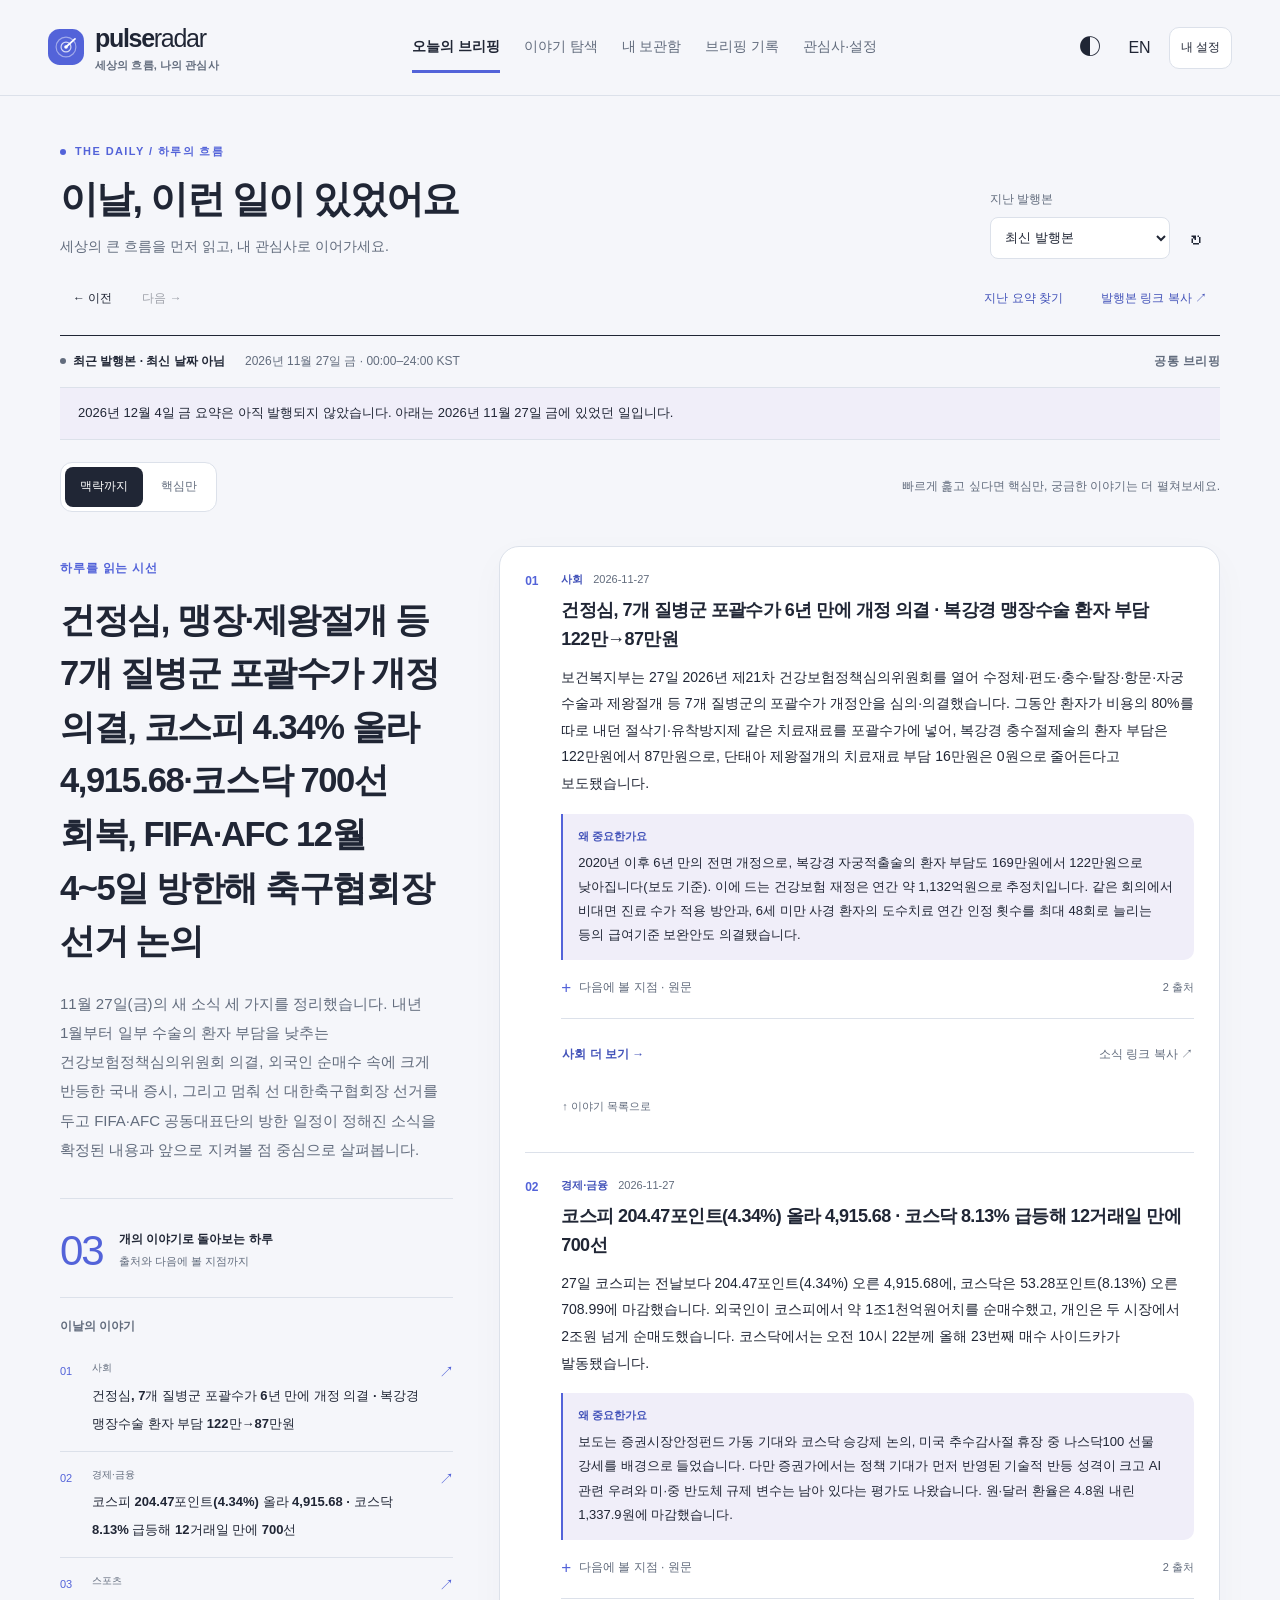
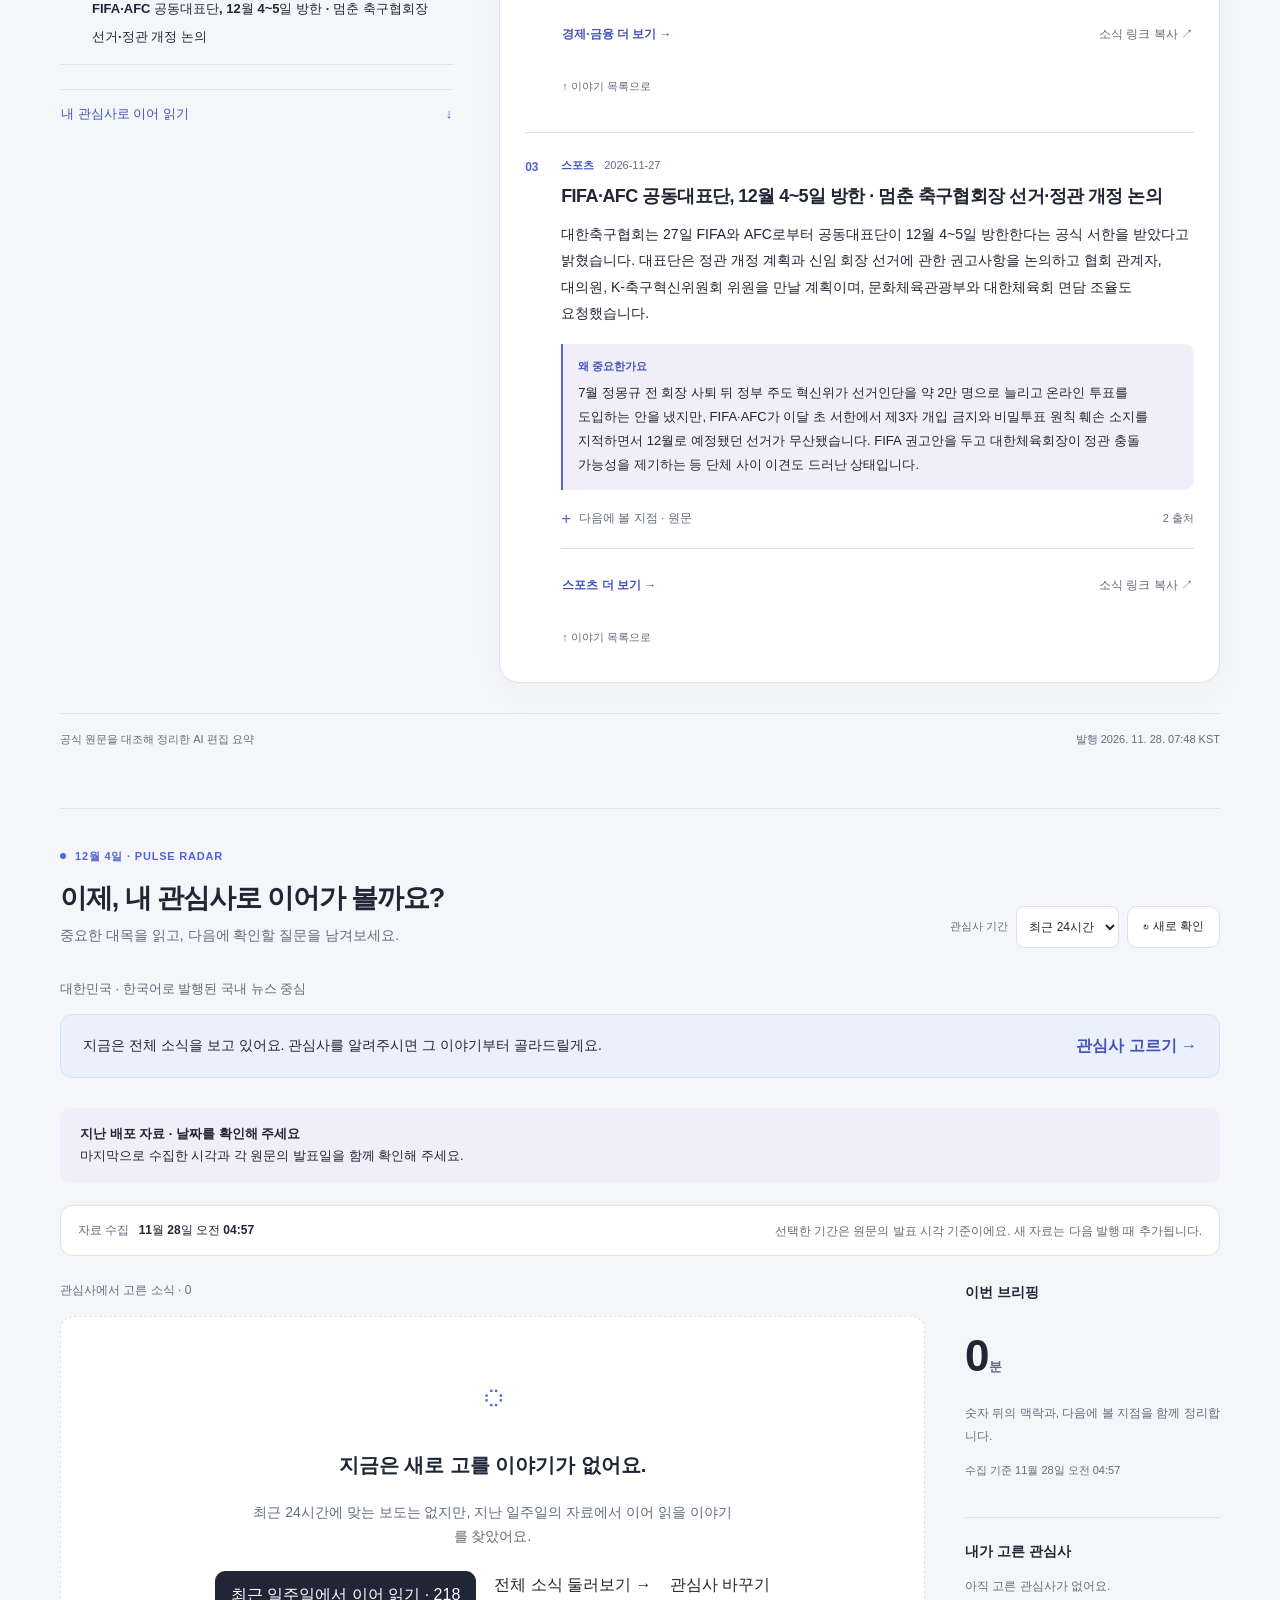
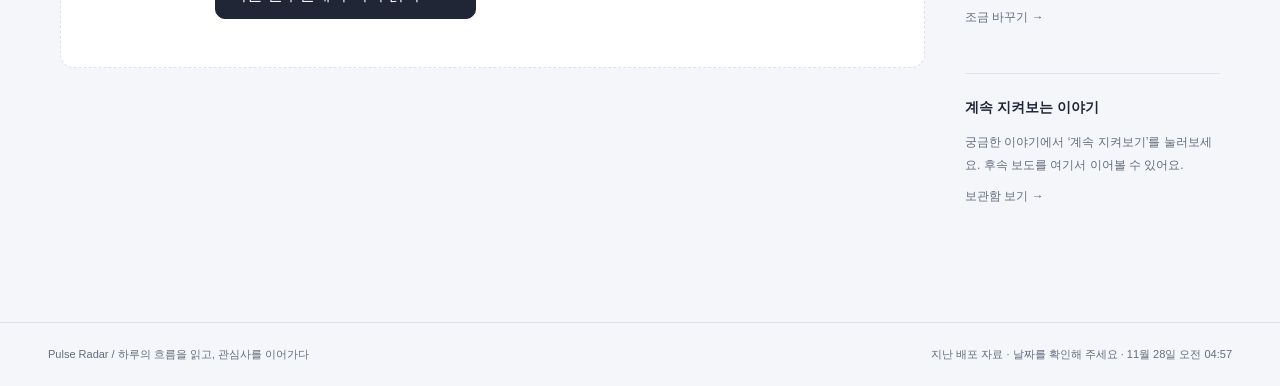
<file: index.html>
<!doctype html><html lang="ko"><head><meta name="pulse-mode" content="public"><meta name="referrer" content="no-referrer"><meta http-equiv="Content-Security-Policy" content="default-src 'self'; script-src 'self'; style-src 'self' 'unsafe-inline'; img-src 'self' data:; connect-src 'self' https://openrouter.ai; object-src 'none'; base-uri 'self'; form-action 'self'"><meta charset="utf-8"><meta name="viewport" content="width=device-width,initial-scale=1"><title>Pulse Radar — 하루의 흐름, 나의 관심사</title><meta name="description" content="지난 하루의 중요한 일부터 내 관심사의 다음 이야기까지. 출처와 맥락을 함께 읽는 브리핑."><meta name="theme-color" content="#f5f6fa"><link rel="icon" href="./web/mark.svg" type="image/svg+xml"><link rel="stylesheet" href="./web/styles.css"><link rel="stylesheet" href="./web/home-radar.css"><link rel="stylesheet" href="./web/personal-ai.css"><link rel="manifest" href="./web/manifest.webmanifest"><link rel="apple-touch-icon" href="./web/icon-180.png"><meta name="apple-mobile-web-app-capable" content="yes"><meta name="mobile-web-app-capable" content="yes"><meta name="apple-mobile-web-app-title" content="Pulse Radar"><script type="module" src="./web/pwa.mjs"></script></head><body>
<a class="skip" href="#main">본문으로 이동</a><header class="site-header"><a class="wordmark" href="#today" aria-label="Pulse Radar 홈"><svg class="brand-mark" width="36" height="36" viewBox="0 0 40 40" aria-hidden="true"><rect width="40" height="40" rx="13" fill="currentColor"/><circle cx="20" cy="20" r="11" fill="none" stroke="var(--paper)" stroke-width="1.3" opacity=".45"/><circle cx="20" cy="20" r="5.5" fill="none" stroke="var(--paper)" stroke-width="1.3" opacity=".75"/><path d="M20 20 30 11" stroke="var(--paper)" stroke-width="2" stroke-linecap="round"/><circle cx="20" cy="20" r="2" fill="var(--paper)"/></svg><span>pulse<span class="wordmark-light">radar</span><span class="edition">내 관심사의 다음 이야기</span></span></a><nav id="navigation" aria-label="주요 메뉴"></nav><div class="header-actions"><button class="quiet icon-button" id="theme" aria-label="화면 테마 변경">◐</button><button class="quiet" id="language" aria-label="Change language">EN</button><button id="account" class="account-button">내 계정</button></div></header>
<main id="main" tabindex="-1"><div class="loading"><span class="loading-dot"></span><p>오늘의 이야기를 불러오고 있어요.</p></div></main><footer class="site-footer"><span>Pulse Radar / <span id="footer-copy">좋은 질문을 남기는 브리핑</span></span><span id="footer-status"></span></footer><dialog id="dialog" aria-label="상세 내용"><button class="dialog-close quiet" aria-label="닫기">×</button><div id="dialog-body"></div></dialog><div id="toast" role="status" aria-live="polite"></div><script type="module" src="./web/app.mjs"></script></body></html>
</file>
<file: web/styles.css>
:root{--bg:#f5f6fa;--paper:#ffffff;--ink:#202635;--muted:#626c7d;--line:#dce1ea;--accent:#5363d9;--tint:#f0eef9;--surface-alt:#eaf0fc;--accent-strong:#4353b9;--shadow:0 12px 36px #29355808;color-scheme:light}
*{box-sizing:border-box}
body{margin:0;background:var(--bg);color:var(--ink);font-family:"Pretendard Variable","Pretendard","Noto Sans KR",-apple-system,BlinkMacSystemFont,"Segoe UI","Malgun Gothic",sans-serif;font-size:16px;line-height:1.75;-webkit-font-smoothing:antialiased}
body.dark{--bg:#11141b;--paper:#191e29;--ink:#f1f3f9;--muted:#a7b0c2;--line:#323b4d;--accent:#a8b4ff;--tint:#29283d;--surface-alt:#242d44;--accent-strong:#b4beff;--shadow:0 12px 36px #00000014;color-scheme:dark}
button,input,select,textarea{font:inherit}
button,a,input,select,textarea{touch-action:manipulation}
a{color:inherit;text-decoration:none}
a:hover{text-decoration:underline;text-underline-offset:4px}
button{cursor:pointer;border:1px solid var(--line);background:var(--paper);color:var(--ink);border-radius:10px;padding:9px 15px;min-height:42px}
button:disabled{cursor:wait;opacity:.55}
button:hover{border-color:var(--accent)}
:focus-visible{outline:3px solid var(--accent);outline-offset:4px}
button.active,button[aria-pressed=true]{background:var(--surface-alt);color:var(--accent-strong);border-color:var(--accent-strong)}
.primary{background:var(--ink);border-color:var(--ink);color:var(--paper)}
.quiet{background:transparent;border-color:transparent}
.muted,.fine{color:var(--muted)}
.fine{font-size:13px}
.skip{position:fixed;top:-100px;left:20px;background:var(--paper);padding:15px;z-index:40}
.skip:focus{top:10px}
.site-header{max-width:1440px;margin:auto;min-height:96px;padding:20px 48px;display:flex;align-items:center;gap:38px;border-bottom:1px solid var(--line)}
.wordmark{display:flex;align-items:center;gap:11px;font-size:25px;font-weight:750;letter-spacing:-1.3px;line-height:1.15;white-space:nowrap}
.wordmark:hover{text-decoration:none}
.wordmark-light{font-weight:350}
.edition{display:block;font-size:11px;letter-spacing:.1px;color:var(--muted);margin-top:6px}
.site-header nav{display:flex;gap:24px;flex:1;justify-content:center;white-space:nowrap}
.site-header nav a{font-size:14px;color:var(--muted);padding:12px 0;border-bottom:3px solid transparent}
.site-header nav a[aria-current=page]{color:var(--ink);font-weight:700;border-color:var(--accent)}
.header-actions{display:flex;align-items:center;gap:2px}
.account-button{font-size:12px;padding:8px 11px}
.icon-button{font-size:22px;padding:3px 8px}
main{max-width:1240px;margin:auto;padding:42px 40px 70px;min-height:calc(100vh - 210px)}
.eyebrow{display:flex;align-items:center;gap:9px;font-size:12px;color:var(--accent);font-weight:600;letter-spacing:.6px}
.eyebrow:before{content:'';width:6px;height:6px;background:var(--accent);border-radius:100%}
.page-heading{display:flex;justify-content:space-between;gap:20px;align-items:flex-end;margin-bottom:30px}
.page-heading h1,.page-heading h2{font-size:30px;letter-spacing:-1.6px;line-height:1.5;margin:12px 0 5px;font-weight:650}
.page-heading p{color:var(--muted);margin:0;font-size:14px}
.tools{display:flex;gap:8px;align-items:center}
.date-label{font-size:12px;color:var(--muted);white-space:nowrap}
.onboarding{display:flex;align-items:center;justify-content:space-between;gap:20px;border:1px solid var(--line);border-radius:12px;background:var(--surface-alt);padding:17px 22px;margin-bottom:30px}
.onboarding p{margin:0;font-size:14px}
.onboarding a{color:var(--accent-strong);white-space:nowrap;font-weight:650}
.brief-layout{display:grid;grid-template-columns:minmax(0,1fr) 255px;gap:40px}
.story-list,.stack{display:grid;gap:22px}
.story{background:var(--paper);border:1px solid var(--line);border-radius:18px;padding:26px 30px;box-shadow:var(--shadow)}
.story.featured{border-top:3px solid var(--accent)}
.story.featured h2{font-size:27px;line-height:1.6;letter-spacing:-1.1px}
.story h2{font-size:21px;line-height:1.65;letter-spacing:-.8px;margin:12px 0}
.story-title{border:0;padding:0;border-radius:1px;background:transparent;text-align:left;line-height:inherit;font-size:inherit;font-weight:inherit;letter-spacing:inherit}
.story-title:hover{color:var(--accent)}
.story-meta{display:flex;flex-wrap:wrap;gap:9px;align-items:center;color:var(--muted);font-size:12px}
.category-label{color:var(--accent);font-weight:700}
.tag{background:var(--surface-alt);color:var(--accent-strong);border-radius:4px;padding:1px 7px;font-size:11px}
.story p{margin:12px 0;font-size:14px;line-height:1.9;overflow-wrap:anywhere}
.story .summary{font-size:16px;line-height:1.95}
.story .reason{font-size:12px;color:var(--muted);margin-top:16px}
.editor-note{border-left:2px solid var(--accent);padding:1px 0 1px 16px;margin:20px 0}
.editor-note strong{color:var(--accent);font-size:12px}
.editor-note p{margin:5px 0;font-size:14px}
.story-actions{display:flex;gap:5px;flex-wrap:wrap;padding-top:18px;margin-top:19px;border-top:1px solid var(--line)}
.story-actions button{font-size:12px;border-color:transparent;background:transparent;padding:5px 8px}
.story-actions button[aria-pressed=true]{background:var(--surface-alt);color:var(--accent-strong)}
.story-actions .push{margin-left:auto;color:var(--accent)}
.read-mark{font-size:11px;color:var(--accent-strong)}
.section-label{font-size:12px;color:var(--muted);font-weight:500;margin:0 0 15px}
.aside-section{border-top:1px solid var(--line);padding:21px 0;margin-bottom:15px}
.aside-section:first-child{border-top:0;padding-top:0}
.aside-section h2{font-size:14px;margin:0 0 12px}
.aside-section p{font-size:12px;color:var(--muted);line-height:1.9;margin:8px 0}
.large-number{font-family:inherit;font-weight:600;letter-spacing:-2px;font-size:44px;color:var(--ink)}
.interest-pill{display:inline-block;padding:3px 9px;border:1px solid var(--line);font-size:12px;border-radius:15px;margin:0 4px 6px 0}
.watch-item{padding:12px 0;border-bottom:1px solid var(--line)}
.watch-item button{border:0;padding:0;background:none;font-size:13px;text-align:left}
.status-line{font-size:11px;color:var(--muted);margin-top:14px}
.warning{padding:15px 20px;background:var(--tint);border-radius:10px;font-size:13px;margin-bottom:22px}
.warning strong{display:block}
.more-button{display:block;margin:25px auto 0;min-width:180px}
.explore-tools{display:flex;gap:10px;flex-wrap:wrap;margin-bottom:18px}
.explore-tools input{flex:1;min-width:200px}
.explore-tools select{width:auto;min-width:120px}
input:not([type=checkbox]),select,textarea{background:var(--paper);border:1px solid var(--line);border-radius:8px;padding:10px 13px;color:var(--ink);width:100%}
input[type=checkbox]{accent-color:var(--accent);width:17px;height:17px;vertical-align:middle}
.category-tabs{display:flex;gap:8px;overflow:auto;padding:4px 4px 12px;margin-bottom:18px}
.category-tabs button{white-space:nowrap;border-radius:18px;font-size:12px;padding:5px 13px}
.explore-grid{display:grid;grid-template-columns:repeat(2,minmax(0,1fr));gap:20px}
.explore-grid .story{padding:22px}
.explore-grid .story h2{font-size:18px}
.explore-grid .summary{font-size:13px}
.empty{padding:48px 30px;border:1px dashed var(--line);border-radius:14px;text-align:center;background:var(--paper)}
.empty h2{font-size:20px}
.empty p{color:var(--muted);font-size:14px;max-width:480px;margin:10px auto 22px}
.empty-symbol{font-family:Georgia,serif;font-size:38px;color:var(--accent)}
.loading{min-height:330px;display:flex;flex-direction:column;justify-content:center;align-items:center;color:var(--muted);font-size:14px}
.loading-dot{width:25px;height:25px;border:2px solid var(--line);border-top-color:var(--accent);border-radius:50%;animation:turn 1s linear infinite}
@keyframes turn{to{transform:rotate(360deg)}
}
.site-footer{border-top:1px solid var(--line);max-width:1344px;margin:auto;padding:22px 48px;display:flex;justify-content:space-between;color:var(--muted);font-size:11px;gap:20px}
.history-row{display:flex;justify-content:space-between;align-items:center;gap:20px;border-bottom:1px solid var(--line);padding:22px 0}
.history-row h2{font-size:17px;font-weight:600;margin:4px 0}
.history-row p{font-size:12px;color:var(--muted);margin:0}
.settings-layout{display:grid;grid-template-columns:minmax(0,720px) 270px;gap:45px}
.settings-panel{background:var(--paper);border:1px solid var(--line);border-radius:14px;padding:30px;margin-bottom:25px}
.settings-panel h2{margin:0 0 20px;font-size:19px}
.form-field{margin-bottom:22px}
.form-field label,.form-field legend{display:block;margin-bottom:8px;font-weight:600;font-size:13px}
.form-field small{display:block;color:var(--muted);font-size:12px;margin-top:7px}
fieldset{padding:0;border:0}
.checkbox-grid{display:grid;grid-template-columns:repeat(2,1fr);gap:10px}
.checkbox-grid label{font-weight:400;padding:9px;border:1px solid var(--line);border-radius:8px;margin:0;font-size:13px;cursor:pointer}
.switch-row{display:flex;justify-content:space-between;align-items:center;gap:20px;margin:16px 0}
.form-error{color:var(--accent);font-size:13px;margin:12px 0;min-height:20px}
.danger{color:var(--accent)}
.studio-layout{display:grid;grid-template-columns:minmax(0,1.1fr) minmax(0,1fr);gap:30px}
.video-frame{display:block;width:100%;border:1px solid var(--line);border-radius:12px;background:#081521}
.draft-card{border-bottom:1px solid var(--line);padding:14px 0}
.draft-card h3{font-size:15px;margin:5px 0}
.draft-card p{font-size:12px;color:var(--muted)}
.radar{height:470px;position:relative;border:1px solid var(--line);border-radius:14px;margin-bottom:26px;background:repeating-radial-gradient(circle at 50% 50%,transparent 0,transparent 77px,var(--line) 78px,transparent 79px),var(--paper);overflow:hidden}
.radar button{position:absolute;width:138px;height:138px;border-radius:50%;font-size:12px;line-height:1.7;display:flex;flex-direction:column;align-items:center;justify-content:center;padding:14px;background:var(--surface-alt);transform:translate(-50%,-50%)}
.radar button:nth-child(even){background:var(--tint)}
.radar button b{display:-webkit-box;-webkit-line-clamp:3;-webkit-box-orient:vertical;overflow:hidden}
.radar button small{font-size:10px;color:var(--muted);margin-top:5px}
.radar-note{text-align:center;color:var(--muted);font-size:12px}
.count{font-size:12px;color:var(--muted);margin:10px 0 20px}
dialog{max-width:800px;width:calc(100% - 32px);max-height:90vh;border:1px solid var(--line);border-radius:18px;padding:42px;background:var(--paper);color:var(--ink);box-shadow:0 20px 80px #05091640}
dialog::backdrop{background:#080c166b;backdrop-filter:blur(3px)}
.dialog-close{position:sticky;float:right;top:0;right:0;z-index:2;font-size:28px;padding:0 10px;background:var(--paper);box-shadow:0 0 0 5px var(--paper)}
dialog{overscroll-behavior:contain}
.detail h1{word-break:keep-all;overflow-wrap:anywhere;text-wrap:pretty}
.collection-context,.more-sources{margin-top:24px;padding-top:16px;border-top:1px solid var(--line);font-size:13px;color:var(--muted)}
.collection-context summary,.more-sources summary{cursor:pointer;padding:8px 0;line-height:1.7}
html:has(dialog[open]){overflow:hidden}
.empty-actions{display:flex;gap:18px;justify-content:center;flex-wrap:wrap}
.library-count{display:inline-block;min-width:1.4em;margin-left:5px;font-variant-numeric:tabular-nums}
#preferences-draft-status{min-height:1.8em;color:var(--accent-strong)}
.detail h1{font-size:28px;line-height:1.55;letter-spacing:-.9px;margin:18px 0}
.detail .lead{font-size:17px;line-height:1.95}
.detail h2{font-size:15px;margin:27px 0 12px}
.detail p{font-size:14px;line-height:1.9}
.source-link{display:block;border-top:1px solid var(--line);padding:14px 0;font-size:14px}
.source-link small{display:block;color:var(--muted);font-size:11px}
.change-box{background:var(--surface-alt);padding:16px 20px;border-radius:10px;margin:20px 0}
.source-notice{font-size:12px;color:var(--muted)}
#toast{position:fixed;bottom:25px;left:50%;transform:translateX(-50%) translateY(100px);background:var(--ink);color:var(--paper);padding:12px 22px;border-radius:10px;max-width:calc(100% - 32px);width:max-content;font-size:13px;z-index:100;opacity:0;transition:.2s}
#toast.visible{opacity:1;transform:translateX(-50%) translateY(0)}
.auth-tabs{display:flex;gap:5px;margin-bottom:20px}
.auth-tabs button{font-size:13px}
.recovery-code{display:block;overflow-wrap:anywhere;padding:18px;background:var(--surface-alt);font-family:monospace}
.check-list{padding-left:22px;font-size:13px}
.check-list li{margin:12px 0}
.sr-only{position:absolute;width:1px;height:1px;overflow:hidden;clip:rect(0,0,0,0)}
@media(max-width:1100px){.site-header{padding:18px 25px;gap:20px;flex-wrap:wrap}
.site-header nav{order:3;flex-basis:100%;justify-content:flex-start;gap:25px}
.header-actions{margin-left:auto}
.brief-layout{gap:25px;grid-template-columns:minmax(0,1fr) 215px}
.settings-layout{grid-template-columns:1fr 230px;gap:25px}
}
@media(max-width:760px){.site-header{padding:17px 22px 0;gap:13px}
.wordmark{font-size:23px}
.wordmark img{width:31px;height:31px}
.edition{font-size:9px}
.site-header nav{gap:23px;overflow:auto;margin:0 -22px;padding:0 22px}
.site-header nav a{font-size:14px;padding:12px 0}
.header-actions button{padding:4px 7px;font-size:12px;min-height:40px}
.header-actions .icon-button{font-size:22px;min-width:40px}
.account-button{max-width:70px;white-space:nowrap;overflow:hidden;text-overflow:ellipsis}
main{padding:28px 20px 45px}
.page-heading{display:block;margin-bottom:23px}
.page-heading h1,.page-heading h2{font-size:25px;letter-spacing:-1px;margin-top:10px}
.page-heading p{font-size:13px}
.page-heading .tools{margin-top:16px;justify-content:space-between}
.onboarding{padding:14px 16px;flex-direction:column;align-items:flex-start;gap:10px}
.onboarding p,.onboarding a{font-size:12px}
.brief-layout{display:block}
.brief-aside{display:grid;grid-template-columns:1fr 1fr;gap:20px;margin-top:35px}
.aside-section{margin:0;padding:18px 0;border-top:1px solid var(--line)!important}
.aside-section:first-child{padding-top:18px}
.large-number{font-size:33px}
.story{padding:20px}
.story.featured h2{font-size:22px;line-height:1.55}
.story h2{font-size:19px}
.story .summary{font-size:14px;line-height:1.85}
.story .reason{margin-top:12px}
.story-actions{padding-top:12px;margin-top:15px;gap:3px}
.story-actions button{font-size:12px;padding:5px 7px;min-height:38px}
.story-actions .push{margin-left:0}
.editor-note{margin:15px 0}
.explore-grid,.settings-layout,.studio-layout{grid-template-columns:1fr}
.explore-tools select{width:auto;min-width:95px;flex:1}
.explore-tools input{flex-basis:100%}
.explore-grid .story{padding:20px}
.site-footer{padding:20px 22px;display:block}
.site-footer>span{display:block;margin-bottom:6px}
.settings-panel{padding:22px}
.checkbox-grid{gap:8px}
.checkbox-grid label{font-size:13px;min-height:44px}
.history-row h2{font-size:15px}
.history-row button{font-size:12px;padding:6px 10px;white-space:nowrap}
.radar{height:550px}
.radar button{width:112px;height:112px;font-size:10px;padding:9px}
dialog{padding:35px 22px 25px;width:calc(100% - 20px);max-height:94vh;border-radius:14px}
.detail h1{font-size:23px}
.detail .lead{font-size:15px}
.detail .source-link,.detail p{font-size:13px}
.detail .change-box{padding:12px 15px}
.empty{padding:30px 20px}
}
@media(prefers-reduced-motion:reduce){*{animation:none!important;transition:none!important;scroll-behavior:auto!important}
}
@media(max-width:760px){.site-header nav{scrollbar-width:none}
.site-header nav::-webkit-scrollbar{display:none}
.story .editor-note,.story .reason{display:none}
.story .summary{display:-webkit-box;-webkit-line-clamp:3;-webkit-box-orient:vertical;overflow:hidden}
.story.featured .summary{-webkit-line-clamp:4}
.story-meta .quiet{padding:5px 0}
.story-actions{margin-top:10px}
.story .summary{margin-bottom:12px}
.brief-aside{grid-template-columns:1fr 1fr}
}
.history-group{padding:8px 20px 15px;border-bottom:1px solid var(--line)}
.history-group summary{font-size:12px;color:var(--muted);cursor:pointer;padding:10px 0}

/* Daily edition: an editorial front page, independent of personal interests. */
.brand-mark{color:var(--accent);flex-shrink:0}
.daily-digest{margin-bottom:58px}
.digest-heading{display:flex;align-items:flex-end;justify-content:space-between;gap:24px;margin:4px 0 26px}
.digest-heading .eyebrow{font-size:11px;letter-spacing:1.4px;font-weight:750}
.digest-heading h1{font-size:clamp(28px,3vw,38px);line-height:1.4;letter-spacing:-1.7px;margin:12px 0 8px;font-weight:720;word-break:keep-all}
.digest-heading>div>p{margin:0;color:var(--muted);font-size:14px}
.digest-controls{display:flex;flex-wrap:wrap;align-items:center;gap:7px;flex-shrink:0;max-width:230px}
.digest-controls label{width:100%;font-size:12px;color:var(--muted)}
.digest-controls select{width:180px;font-size:13px;padding:9px 10px;min-height:42px}
.digest-controls button{font-size:24px;line-height:1;padding:7px;min-width:38px}
.digest-navigation{display:flex;align-items:center;justify-content:space-between;gap:12px;margin:-8px 0 14px}
.digest-pagination{display:flex;align-items:center;gap:4px;flex-wrap:wrap}
.digest-navigation button{min-height:44px;padding:9px 12px;font-size:12px;font-weight:550}
.digest-navigation button:disabled{opacity:.4;cursor:default}
.digest-navigation #daily-copy{color:var(--accent-strong)}
.digest-impact{margin-top:17px;padding:13px 15px;background:var(--tint);border-left:2px solid var(--accent);border-radius:0 10px 10px 0}
.digest-impact h4{margin:0 0 5px;font-size:11px;font-weight:750;color:var(--accent-strong)}
.digest-impact p{margin:0;font-size:13px;line-height:1.85;word-break:keep-all;overflow-wrap:anywhere}
.digest-personal{display:flex;align-items:center;justify-content:space-between;gap:16px;width:100%;min-height:48px;padding:13px 0;margin-top:24px;border-top:1px solid var(--line);border-radius:0;font-size:13px;color:var(--accent-strong);text-align:left}
#personal-briefing-region{scroll-margin-top:90px}
#personal-briefing-region:focus{outline:none}
#personal-briefing-region:focus-visible{outline:2px solid var(--accent);outline-offset:8px}
.digest-datebar{display:flex;align-items:center;gap:20px;padding:15px 0;border-top:1px solid var(--ink);border-bottom:1px solid var(--line);font-size:12px;color:var(--muted)}
.digest-status{display:inline-flex;align-items:center;gap:7px;color:var(--ink);font-weight:650}
.digest-status i{display:block;width:6px;height:6px;border-radius:50%;background:var(--muted)}
.digest-status.is-current i{background:var(--accent)}
.digest-scope{margin-left:auto;font-weight:600;letter-spacing:.4px}
.digest-notice{margin:0;padding:14px 18px;background:var(--tint);font-size:13px;border-bottom:1px solid var(--line);color:var(--ink)}
.digest-content{display:grid;grid-template-columns:minmax(0,.9fr) minmax(0,1.65fr);gap:46px;padding:34px 0 30px}
.digest-lead{padding:7px 0 0;align-self:start}
.digest-kicker{font-size:12px;letter-spacing:.8px;font-weight:700;color:var(--accent)}
.digest-lead h2{font-size:clamp(27px,2.7vw,35px);line-height:1.55;letter-spacing:-1.4px;font-weight:720;word-break:keep-all;overflow-wrap:anywhere;margin:13px 0 20px;text-wrap:pretty}
.digest-lead>p{font-size:15px;line-height:1.95;color:var(--muted);word-break:keep-all;overflow-wrap:anywhere;margin:0}
.digest-reading{display:flex;gap:16px;align-items:center;padding-top:30px;margin-top:34px;border-top:1px solid var(--line)}
.digest-reading>span{font-size:42px;font-weight:500;line-height:1;letter-spacing:-2px;color:var(--accent)}
.digest-reading p{font-size:12px;font-weight:600;margin:0;line-height:1.8}
.digest-reading small{font-size:11px;color:var(--muted);font-weight:400}
.digest-stories{display:grid;gap:0;border:1px solid var(--line);border-radius:20px;background:var(--paper);box-shadow:var(--shadow);padding:0 25px}
.digest-story{display:flex;align-items:flex-start;gap:17px;padding:23px 0;border-bottom:1px solid var(--line)}
.digest-story:last-child{border-bottom:0}
.digest-number{font-size:12px;font-variant-numeric:tabular-nums;color:var(--accent);font-weight:650;padding-top:1px;min-width:19px}
.digest-story-body{min-width:0;flex:1}
.digest-story-meta{display:flex;align-items:center;gap:10px;font-size:11px;color:var(--muted)}
.digest-story-meta>span:first-child{font-weight:650;color:var(--accent-strong)}
.digest-story h3{font-size:18px;line-height:1.6;letter-spacing:-.55px;font-weight:700;word-break:keep-all;overflow-wrap:anywhere;margin:7px 0 10px}
.digest-summary{margin:0;font-size:14px;line-height:1.9;word-break:keep-all;overflow-wrap:anywhere}
.digest-context{margin-top:12px}
.digest-context summary{display:flex;align-items:center;gap:8px;cursor:pointer;font-size:12px;color:var(--muted);list-style:none;min-height:32px;font-weight:500}
.digest-context summary::-webkit-details-marker{display:none}
.digest-context summary:before{content:'+';font-size:17px;font-weight:400;color:var(--accent);line-height:1}
.digest-context[open] summary:before{content:'−'}
.digest-context summary>span{margin-left:auto;font-size:11px;white-space:nowrap}
.digest-context summary:hover{color:var(--accent)}
.digest-context-content{padding:16px 18px 4px;background:var(--bg);border-radius:12px;margin-top:9px;font-size:13px}
.digest-context h4{font-size:12px;font-weight:700;margin:0 0 5px;color:var(--accent-strong)}
.digest-context-content p{margin:0 0 18px;line-height:1.9;overflow-wrap:anywhere}
.digest-sources{padding-top:15px;border-top:1px solid var(--line)}
.digest-sources a{display:block;font-size:12px;line-height:1.75;padding:10px 0;border-top:1px solid var(--line);overflow-wrap:anywhere}
.digest-sources a:first-of-type{border-top:0}
.digest-sources a>span{display:block;font-size:11px;font-weight:650;color:var(--muted);margin-bottom:3px}
.digest-sources small{display:block;font-size:11px;color:var(--muted);margin-top:3px}
.digest-footer{display:flex;justify-content:space-between;gap:20px;padding-top:16px;border-top:1px solid var(--line);font-size:11px;color:var(--muted)}
.digest-unavailable{display:flex;flex-direction:column;align-items:flex-start;justify-content:center;padding:40px;background:var(--paper);border:1px solid var(--line);border-radius:20px;min-height:230px}
.digest-unavailable h2{font-size:22px;margin:15px 0 6px;letter-spacing:-.6px}
.digest-unavailable p{font-size:14px;color:var(--muted);margin:0 0 16px;max-width:650px}
.digest-symbol{font-size:34px;line-height:1;color:var(--accent)}
#personal-briefing-region>.page-heading{border-top:1px solid var(--line);padding-top:38px}
#personal-briefing-region>.page-heading .eyebrow{font-size:11px;letter-spacing:.8px}
#personal-briefing-region>.page-heading h2{font-size:27px;letter-spacing:-1.1px;font-weight:650;word-break:keep-all}
#personal-briefing-region>.page-heading .tools button{font-size:12px}
@media(max-width:1100px){
  .digest-content{gap:30px;grid-template-columns:minmax(0,.85fr) minmax(0,1.35fr)}
  .digest-heading h1{font-size:32px}
  .digest-controls{max-width:205px}
  .digest-controls select{width:155px}
  .digest-stories{padding:0 21px}
  .digest-lead h2{font-size:28px}
}
@media(max-width:760px){
  .daily-digest{margin-bottom:35px}
  .digest-heading{display:block;margin:0 0 20px}
  .digest-heading h1{font-size:28px;line-height:1.48;letter-spacing:-1.2px;max-width:310px;margin-top:12px}
  .digest-heading>div>p{font-size:13px;line-height:1.8;word-break:keep-all}
  .digest-controls{margin-top:18px;max-width:none;gap:8px}
  .digest-controls label{width:auto;margin-right:2px;font-size:12px}
  .digest-controls select{width:auto;flex:1;min-width:0;font-size:12px}
  .digest-controls button{min-width:40px}
  .digest-navigation{gap:4px;margin:0 0 10px;flex-wrap:wrap}
  .digest-navigation button{padding:8px;font-size:11px}
  .digest-navigation #daily-copy{margin-left:auto}
  .digest-personal{margin-top:14px}
  .digest-impact{padding:11px 12px;margin-top:14px}
  .digest-datebar{flex-wrap:wrap;column-gap:12px;row-gap:5px;padding:13px 0;font-size:11px}
  .digest-status{font-size:12px}
  .digest-datebar>span:nth-child(2){order:3;width:100%}
  .digest-scope{font-size:11px}
  .digest-content{display:block;padding:24px 0 20px}
  .digest-lead{padding:0 0 23px}
  .digest-kicker{font-size:11px}
  .digest-lead h2{font-size:26px;line-height:1.58;letter-spacing:-1px;margin:9px 0 12px}
  .digest-lead>p{font-size:14px;line-height:1.9}
  .digest-reading{padding-top:0;margin-top:21px;border-top:0;gap:10px}
  .digest-reading>span{font-size:29px;letter-spacing:-1px}
  .digest-reading p{font-size:12px}
  .digest-reading small{display:none}
  .digest-reading br{display:none}
  .digest-stories{padding:0 18px;border-radius:17px}
  .digest-story{padding:21px 0;gap:11px}
  .digest-number{min-width:17px;font-size:11px}
  .digest-story h3{font-size:17px;line-height:1.65;letter-spacing:-.6px;margin:7px 0 9px}
  .digest-summary{font-size:14px;line-height:1.85}
  .digest-story-meta{font-size:11px;gap:8px}
  .digest-context{margin-top:8px}
  .digest-context summary{font-size:12px;min-height:44px;flex-wrap:wrap;gap:5px}
  .digest-context summary>span{font-size:10px}
  .digest-context-content{padding:15px 13px 2px;margin-left:-28px;font-size:13px}
  .digest-footer{flex-direction:column;gap:4px;font-size:11px;line-height:1.8}
  .digest-unavailable{padding:26px;min-height:240px;border-radius:17px}
  .digest-unavailable h2{font-size:20px;word-break:keep-all}
  #personal-briefing-region>.page-heading{padding-top:26px}
  #personal-briefing-region>.page-heading h2{font-size:24px;line-height:1.55}
}

/* Keep complete Korean words together in narrow reader headings. */
.page-heading h1,.page-heading h2{word-break:keep-all;overflow-wrap:anywhere}

/* Reading shortcuts and clear time ranges for a published collection. */
.digest-reading-tools{display:flex;align-items:center;gap:20px;justify-content:space-between;padding:22px 0 0}
.digest-mode{display:inline-flex;flex-shrink:0;border:1px solid var(--line);padding:4px;border-radius:12px;background:var(--paper);gap:3px}
.digest-mode button{border:0;background:transparent;color:var(--muted);font-size:12px;min-height:40px;padding:8px 15px;border-radius:8px}
.digest-mode button[aria-pressed=true]{background:var(--ink);color:var(--paper)}
.digest-mode-hint{font-size:12px;line-height:1.7;color:var(--muted);margin:0;word-break:keep-all}
.digest-more{display:none;font-size:12px;min-height:44px;margin-top:10px;color:var(--accent-strong);padding-left:0}
.is-compact .digest-more{display:inline-flex;gap:8px;align-items:center}
.is-compact .digest-story:not(.is-expanded) .digest-extra,.is-compact .digest-return{display:none}
.is-compact .digest-story{padding-top:24px;padding-bottom:24px}
@media(max-width:760px){.digest-reading-tools{align-items:flex-start;flex-direction:column;gap:10px;padding-top:17px}.digest-mode-hint{font-size:11px}.digest-mode{width:100%}.digest-mode button{flex:1}}
.digest-contents{margin-top:25px;border-top:1px solid var(--line)}
.digest-contents h3{font-size:12px;color:var(--muted);font-weight:600;margin:18px 0 8px;scroll-margin-top:110px}
.digest-contents button{display:grid;grid-template-columns:22px minmax(0,1fr) 14px;gap:10px;width:100%;padding:14px 0;text-align:left;background:none;border:0;border-bottom:1px solid var(--line);border-radius:0;align-items:start}
.digest-contents button>span:first-child{font-size:11px;color:var(--accent);padding-top:3px;font-variant-numeric:tabular-nums}
.digest-contents small{display:block;color:var(--muted);font-size:10px;margin-bottom:4px}
.digest-contents strong{font-size:13px;line-height:1.7;font-weight:550;word-break:keep-all;overflow-wrap:anywhere}
.digest-contents button>span:last-child{color:var(--accent);font-size:15px}
.digest-contents button:hover strong{color:var(--accent-strong)}
.digest-story{scroll-margin-top:110px}
.digest-story:focus{outline:0}
.digest-story:focus-visible{outline:2px solid var(--accent);outline-offset:5px;border-radius:10px}
.digest-return{font-size:11px;color:var(--muted);min-height:44px;margin-top:8px;padding:8px 0}
.collection-note{display:flex;gap:20px;align-items:center;justify-content:space-between;background:var(--paper);border:1px solid var(--line);border-radius:12px;padding:14px 17px;margin:16px 0 24px;font-size:12px}
.collection-note>span{flex-shrink:0;color:var(--muted)}
.collection-note strong{color:var(--ink);font-weight:550;margin-left:6px}
.collection-note p{margin:0;color:var(--muted);line-height:1.7;word-break:keep-all}
.period-label{font-size:11px;color:var(--muted)}
#personal-period{width:auto;min-height:42px;font-size:12px;padding:8px}
.active-filters{display:flex;align-items:center;justify-content:space-between;gap:15px;flex-wrap:wrap;border-bottom:1px solid var(--line);padding:4px 0 12px;font-size:12px;color:var(--accent-strong);overflow-wrap:anywhere}
.active-filters button{font-size:12px;min-height:44px}
.empty-actions{flex-wrap:wrap}
@media(max-width:760px){
  .collection-note{display:block;padding:13px 15px;margin:15px 0 20px}
  .collection-note p{margin-top:6px;font-size:11px}
  .digest-contents{margin-top:20px}
  .digest-contents button{padding:12px 0}
  .digest-story,.digest-contents h3{scroll-margin-top:155px}
  #personal-briefing-region{scroll-margin-top:145px}
  #personal-briefing-region>.page-heading .tools{display:flex;align-items:center;gap:8px;flex-wrap:wrap;margin-top:15px}
}

/* Find an edition by its subject as well as its date. */
.digest-navigation{flex-wrap:wrap}
#daily-archive{margin-left:auto;color:var(--accent-strong)}
.edition-archive>h2{font-size:28px;letter-spacing:-1px;margin:12px 0 8px}
.edition-archive>p{font-size:14px;line-height:1.7;color:var(--muted);margin-bottom:24px}
.edition-archive>label{display:block;font-size:14px;font-weight:600;margin-bottom:8px}
#archive-search{width:100%;font-size:16px;min-height:48px}
.archive-count{font-size:13px;color:var(--muted);margin:16px 0 10px}
.archive-list{display:grid;gap:12px}
.archive-card{display:block;width:100%;text-align:left;padding:20px;background:var(--paper);border:1px solid var(--line);border-radius:14px}
.archive-card:hover{border-color:var(--accent);background:var(--tint)}
.archive-meta{display:flex;align-items:center;justify-content:space-between;gap:12px;color:var(--accent-strong);font-size:13px}
.archive-card>strong{display:block;font-size:18px;font-weight:650;line-height:1.65;word-break:keep-all;overflow-wrap:anywhere;margin:10px 0 14px}
.archive-topics{display:grid;gap:8px;padding-top:14px;border-top:1px solid var(--line)}
.archive-topics>span{display:block;font-size:14px;line-height:1.65;font-weight:400;word-break:keep-all;overflow-wrap:anywhere}
.archive-topics small{display:inline-block;font-size:12px;color:var(--muted);margin-right:8px}
.archive-empty{padding:22px 0}
.archive-empty p{font-size:14px;color:var(--muted);line-height:1.8}
.digest-rollover:not([hidden]){display:flex;align-items:center;justify-content:space-between;gap:15px;padding:15px 18px;margin:12px 0;background:var(--tint);border:1px solid var(--line);border-radius:12px;font-size:14px;line-height:1.7}
.digest-rollover button{flex-shrink:0;min-height:44px;font-size:13px}
@media(max-width:760px){.digest-navigation{justify-content:flex-start}#daily-archive{margin-left:0}.archive-card{padding:17px}.edition-archive>h2{font-size:25px}.archive-card>strong{font-size:17px}.digest-rollover:not([hidden]){align-items:flex-start;flex-direction:column;gap:8px}}

/* Continue a daily story without changing the reader's saved interests. */
.digest-actions{display:flex;align-items:center;justify-content:space-between;gap:12px;flex-wrap:wrap;padding-top:14px;margin-top:14px;border-top:1px solid var(--line)}
.digest-actions button{min-height:44px;font-size:12px;padding:10px 0;text-align:left}
.digest-follow{color:var(--accent-strong);font-weight:600}
.digest-share{color:var(--muted)}
.digest-story.is-linked{border-radius:12px;box-shadow:inset 3px 0 0 var(--accent);background:var(--tint)}
.explore-trail{display:flex;justify-content:space-between;align-items:center;gap:22px;padding:20px 22px;margin:0 0 24px;background:var(--tint);border:1px solid var(--line);border-radius:14px}
.explore-trail p{font-size:13px;line-height:1.8;color:var(--muted);margin:7px 0 0;word-break:keep-all}
.explore-trail a{flex-shrink:0;font-size:13px;color:var(--accent-strong);min-height:44px;display:flex;align-items:center}
@media(max-width:760px){.digest-actions{gap:4px 16px}.explore-trail{padding:17px;align-items:flex-start;flex-direction:column;gap:6px}}
.interest-chips{display:flex;flex-wrap:wrap;gap:.4rem;margin-top:.4rem}
.interest-chip{border:1px solid var(--line,#d6d9e4);background:transparent;color:inherit;border-radius:999px;padding:.3rem .7rem;font-size:.85rem;min-height:2rem;cursor:pointer}
.interest-chip[aria-pressed="true"]{background:#6569d9;border-color:#6569d9;color:#fff}
.interest-chip:focus-visible{outline:2px solid #6569d9;outline-offset:2px}
</file>
<file: web/home-radar.css>
.home-radar{margin:0 0 42px;border:1px solid var(--line);border-radius:24px;background:linear-gradient(145deg,var(--paper),var(--bg));overflow:hidden}
.home-radar-heading{display:flex;align-items:center;gap:18px;padding:22px 30px 0}
.home-radar-heading h2{font-size:14px;margin:0;font-weight:650}
.home-radar-heading>span{font-size:12px;color:var(--muted)}
.home-radar-heading button{margin-left:auto;font-size:12px;padding:5px;white-space:nowrap}
.bubble-field{height:490px;position:relative;container-type:inline-size;isolation:isolate}
.bubble-orbits{position:absolute;left:29%;top:46%;width:360px;height:360px;transform:translate(-50%,-50%);border:1px solid var(--line);border-radius:50%;opacity:.32;z-index:-1}
.bubble-orbits:after{content:'';position:absolute;inset:-58px;border:1px solid var(--line);border-radius:50%}
.radar-axis-label{position:absolute;left:30px;top:40%;writing-mode:vertical-rl;font-size:10px;letter-spacing:2px;color:var(--muted)}
.home-bubble{--diameter:150px;position:absolute;left:var(--x);top:var(--y);width:var(--diameter);height:var(--diameter);border-radius:50%;padding:18px 16px;transform:translate(-50%,-50%);display:flex;flex-direction:column;align-items:center;justify-content:center;gap:6px;background:var(--paper);border:1px solid color-mix(in srgb,var(--accent) 36%,var(--paper));box-shadow:inset 0 0 0 5px color-mix(in srgb,var(--paper) 60%,transparent),var(--shadow);transition:background .2s,color .2s,box-shadow .2s;line-height:1.45}
.home-bubble strong{max-width:100%;flex-shrink:0;display:-webkit-box;-webkit-line-clamp:3;-webkit-box-orient:vertical;overflow:hidden;text-wrap:balance;word-break:keep-all;overflow-wrap:anywhere;letter-spacing:-.6px;font-size:clamp(12px,1.5cqw,18px);font-weight:650}
.home-bubble small{font-size:10px;color:var(--muted);white-space:nowrap}
.bubble-index{font-size:10px;color:var(--muted);letter-spacing:1.3px}
.home-bubble:hover,.home-bubble:focus-visible{background:var(--accent);color:var(--bg);border-color:var(--accent);box-shadow:0 20px 45px #10162920;z-index:2}
.home-bubble:hover small,.home-bubble:hover .bubble-index,.home-bubble:focus-visible small,.home-bubble:focus-visible .bubble-index{color:var(--bg)}
.bubble-0{--x:29%;--y:46%;--diameter:clamp(180px,23cqw,250px);background:var(--surface-alt)}
.bubble-0 strong{font-size:clamp(16px,2cqw,23px)}
.bubble-1{--x:53%;--y:25%;--diameter:clamp(150px,19cqw,202px)}
.bubble-2{--x:74%;--y:57%;--diameter:clamp(146px,18cqw,190px);background:var(--tint)}
.bubble-3{--x:14%;--y:79%;--diameter:clamp(128px,15cqw,156px)}
.bubble-4{--x:51%;--y:81%;--diameter:clamp(132px,16cqw,170px)}
.bubble-5{--x:89%;--y:24%;--diameter:clamp(118px,14cqw,144px)}
.bubble-3 strong,.bubble-4 strong,.bubble-5 strong{font-size:clamp(11px,1.2cqw,14px)}
.bubble-dot{position:absolute;border:1px solid var(--muted);border-radius:50%;width:10px;height:10px;opacity:.45}
.dot-a{left:14%;top:21%;width:18px;height:18px}
.dot-b{left:66%;top:81%}
.dot-c{left:90%;top:74%;width:7px;height:7px}
.home-radar-foot{border-top:1px solid var(--line);padding:14px 30px;display:flex;justify-content:space-between;gap:15px;font-size:11px;color:var(--muted)}
#reading-list{scroll-margin-top:24px}
.video-frame.portrait{max-height:580px;width:auto;max-width:100%;margin-inline:auto;aspect-ratio:9/16}
@media(max-width:760px){.home-radar{margin-bottom:30px;border-radius:16px}
.home-radar-heading{padding:17px 18px 0;gap:8px;flex-wrap:wrap}
.home-radar-heading>span{font-size:11px;order:3;flex-basis:100%}
.home-radar-heading h2{font-size:13px}
.bubble-field{height:565px}
.radar-axis-label{display:none}
.bubble-orbits{left:30%;top:23%;width:210px;height:210px}
.home-bubble{padding:12px 11px;gap:5px}
.home-bubble strong{font-size:12px;letter-spacing:-.4px;-webkit-line-clamp:3}
.home-bubble small{font-size:10px}
.bubble-index{font-size:10px}
.bubble-0{--x:29%;--y:21%;--diameter:min(45cqw,168px)}
.bubble-0 strong{font-size:15px}
.bubble-1{--x:75%;--y:34%;--diameter:min(38cqw,140px)}
.bubble-2{--x:25%;--y:56%;--diameter:min(39cqw,146px)}
.bubble-3{--x:74%;--y:65%;--diameter:min(34cqw,128px)}
.bubble-4{--x:28%;--y:85%;--diameter:min(34cqw,126px)}
.bubble-5{--x:75%;--y:9%;--diameter:min(29cqw,108px)}
.bubble-5 strong{font-size:12px}
.bubble-5 .bubble-index{display:none}
.bubble-5 small{font-size:10px}
.bubble-5{gap:4px}
.home-radar-foot{padding:13px 18px;font-size:10px}
.home-radar-foot>span:last-child{white-space:nowrap}
.dot-a{left:10%;top:41%;width:10px;height:10px}
.dot-b{left:53%;top:72%}
.dot-c{left:88%;top:91%}
}
</file>
<file: web/personal-ai.css>
.personal-ai{margin-top:28px;padding:30px!important;border:1px solid var(--line);border-radius:18px;background:var(--paper);max-width:960px}
.personal-ai-heading{display:flex;align-items:center;justify-content:space-between;gap:16px}
.personal-ai-badge{font-size:11px;letter-spacing:.02em;padding:4px 10px;border:1px solid var(--line);border-radius:30px;color:var(--accent-strong);background:var(--surface-alt)}
.personal-ai h2{font-size:25px;letter-spacing:-.75px;margin:14px 0 12px;line-height:1.4}
.personal-ai>p{max-width:760px;color:var(--muted)}
.personal-ai-fields{display:grid;grid-template-columns:1fr 1fr;gap:20px;margin-top:22px}
.personal-ai .form-field{margin:0}.personal-ai input[type=password],.personal-ai input[type=text]{width:100%;background:var(--bg);color:var(--ink);border:1px solid var(--line);border-radius:9px;padding:11px 12px}
.personal-ai small a{color:var(--accent-strong)}
.personal-ai-actions{display:flex;gap:10px;flex-wrap:wrap;margin-top:20px}
.personal-ai-status{min-height:1.8em;margin-bottom:0}
.personal-ai-preview{margin-top:24px;border-top:1px solid var(--line);padding-top:12px}
.personal-ai h3{font-size:17px;letter-spacing:-.3px}.personal-ai details{background:var(--bg);border-radius:10px;padding:12px 16px;font-size:13px;border:1px solid var(--line)}
.personal-ai details summary{cursor:pointer;color:var(--muted)}
.personal-ai-payload{white-space:pre-wrap;overflow-wrap:anywhere;max-height:280px;overflow-y:auto;font:12px/1.65 ui-monospace,SFMono-Regular,Consolas,monospace;color:var(--muted)}
.personal-ai-consent{display:flex;align-items:flex-start;gap:10px;margin:18px 0;font-size:13px;line-height:1.75;color:var(--muted)}
.personal-ai-consent input{margin:5px 0 0;accent-color:var(--accent);flex-shrink:0;width:16px;height:16px}
.personal-ai-result{border-top:1px solid var(--line);margin-top:26px;padding-top:10px}
.personal-ai-answer{white-space:pre-wrap;overflow-wrap:anywhere;font-size:15px;line-height:1.9;background:var(--surface-alt);padding:22px;border-radius:12px}
.personal-ai [hidden]{display:none!important}
@media(max-width:650px){.personal-ai{padding:22px 18px!important;margin-top:20px}.personal-ai-fields{grid-template-columns:1fr}.personal-ai h2{font-size:22px}.personal-ai-actions{flex-direction:column}.personal-ai-actions button{width:100%}.personal-ai-answer{padding:16px}}
</file>
